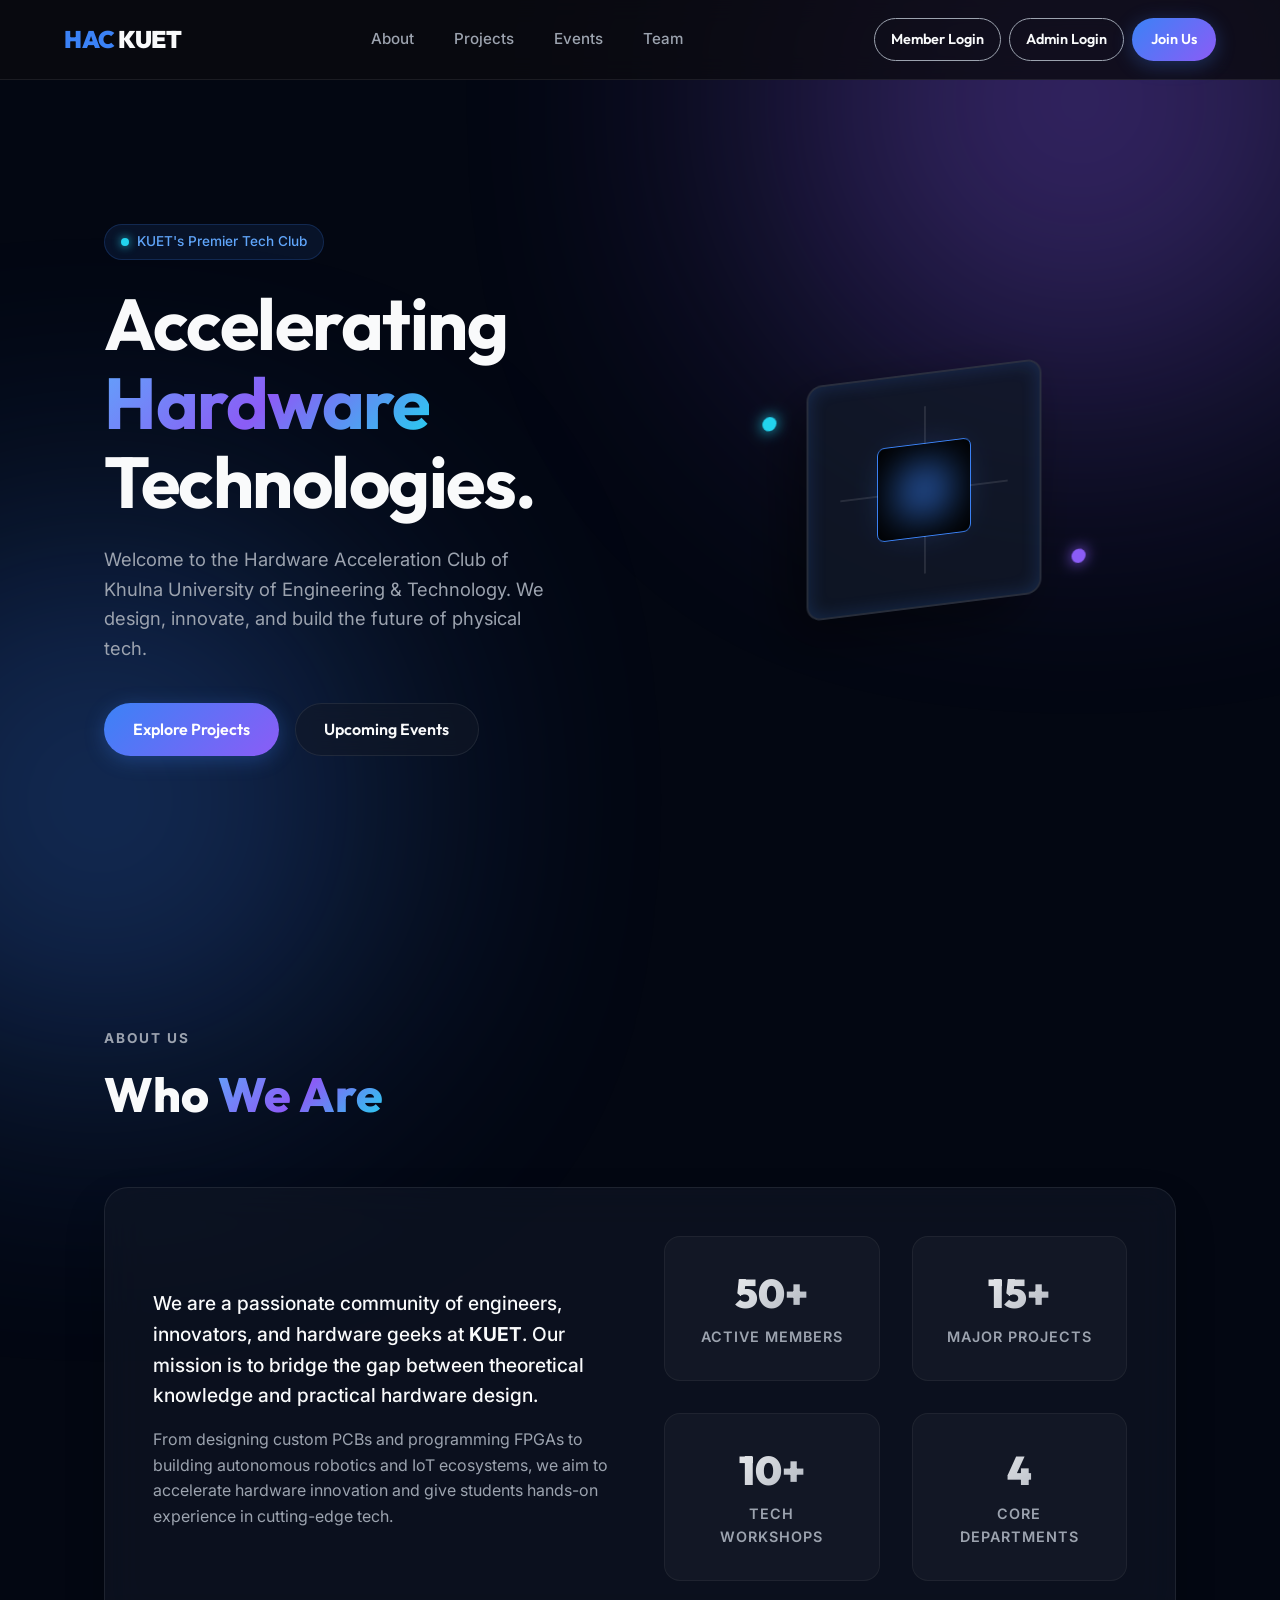
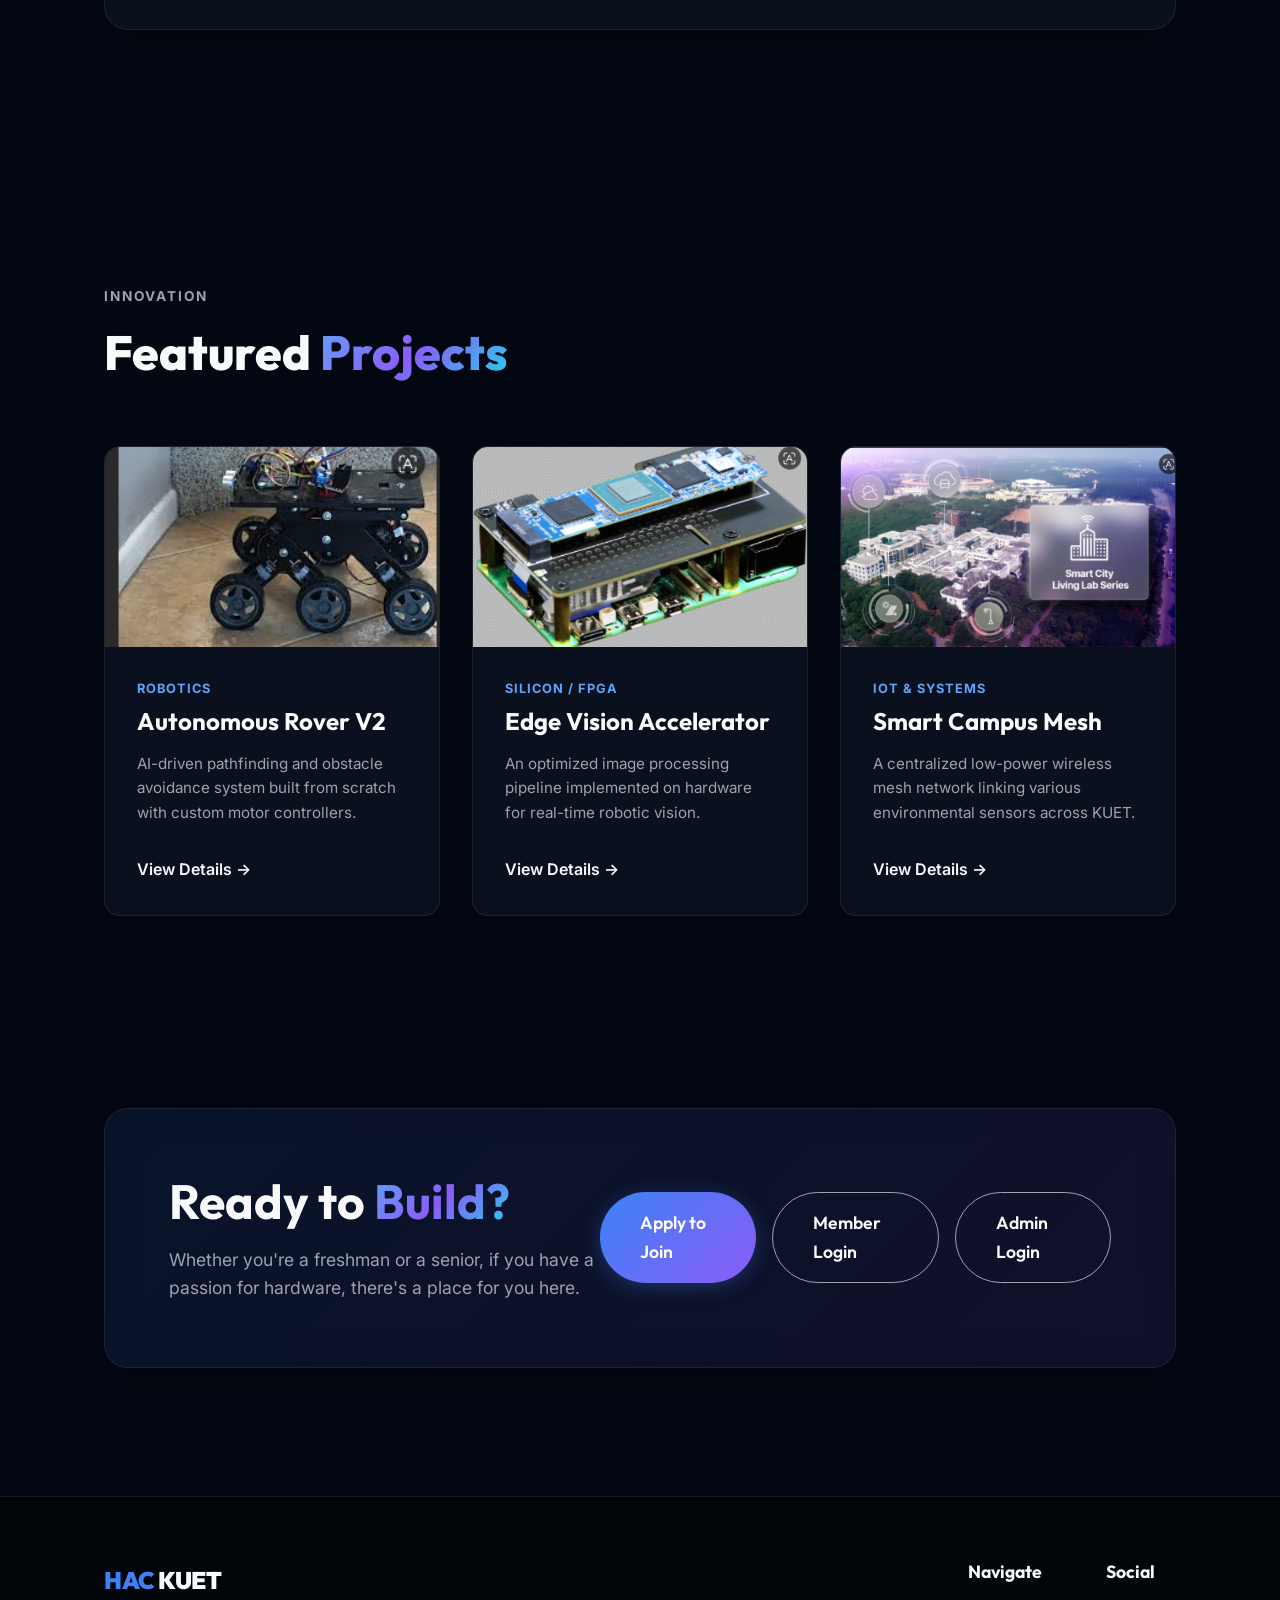
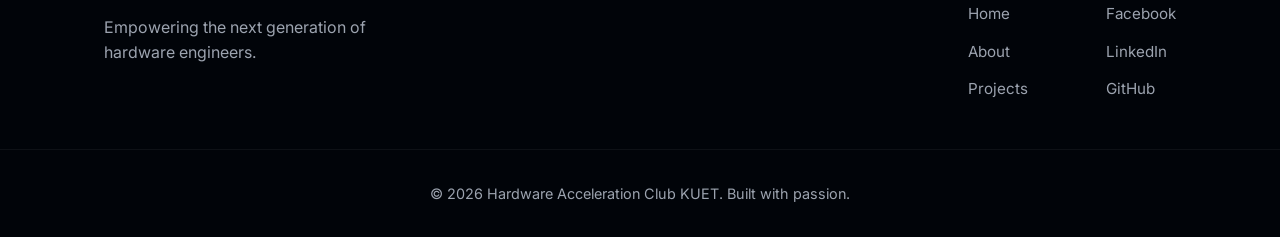
<file: wwwroot/index.html>
<!DOCTYPE html>
<html lang="en">
<head>
    <meta charset="UTF-8">
    <meta name="viewport" content="width=device-width, initial-scale=1.0">
    <title>Hardware Acceleration Club | KUET</title>
    <!-- Modern Typography: Inter & Outfit -->
    <link rel="preconnect" href="https://fonts.googleapis.com">
    <link rel="preconnect" href="https://fonts.gstatic.com" crossorigin>
    <link href="https://fonts.googleapis.com/css2?family=Inter:wght@300;400;500;600&family=Outfit:wght@400;700;900&display=swap" rel="stylesheet">
    <link rel="stylesheet" href="style.css?v=2">
</head>
<body>
    <!-- Animated background layers -->
    <div class="bg-blur bg-blur-1"></div>
    <div class="bg-blur bg-blur-2"></div>
    
    <!-- Navigation -->
    <header class="navbar">
        <a href="#" class="logo">
           <span class="logo-accent">HAC</span> KUET
        </a>
        <nav class="nav-links">
            <a href="#about" class="nav-item">About</a>
            <a href="#projects" class="nav-item">Projects</a>
            <a href="events.html" class="nav-item">Events</a>
            <a href="team.html" class="nav-item">Team</a>
        </nav>
        <div class="nav-action" style="display: flex; gap: 0.5rem;">
            <a href="login.html" class="btn btn-outline btn-sm" style="padding: 0.5rem 1rem;">Member Login</a>
            <a href="login.html?role=admin" class="btn btn-outline btn-sm" style="padding: 0.5rem 1rem;">Admin Login</a>
            <a href="join.html" class="btn btn-primary btn-sm">Join Us</a>
        </div>
    </header>

    
    <main class="main-content">
        <!-- Hero Section -->
        <section id="hero" class="hero-section">
            <div class="hero-content">
                <div class="badge">
                    <span class="badge-dot"></span> KUET's Premier Tech Club
                </div>
                <h1 class="hero-title">
                    Accelerating <br/>
                    <span class="text-gradient">Hardware</span> <br/>
                    Technologies.
                </h1>
                <p class="hero-subtitle">
                    Welcome to the Hardware Acceleration Club of Khulna University of Engineering & Technology. We design, innovate, and build the future of physical tech.
                </p>
                <div class="hero-cta">
                    <a href="#projects" class="btn btn-primary">Explore Projects</a>
                    <a href="events.html" class="btn btn-secondary">Upcoming Events</a>
                </div>
            </div>
            
            <div class="hero-visual">
                <!-- Abstract floating hardware chip representation -->
                <div class="abstract-chip">
                    <div class="chip-core">
                        <div class="circuit-path path-1"></div>
                        <div class="circuit-path path-2"></div>
                        <div class="circuit-path path-3"></div>
                        <div class="circuit-path path-4"></div>
                        <div class="chip-glow"></div>
                    </div>
                    <!-- Orbiting elements -->
                    <div class="orbit-element orbit-1"></div>
                    <div class="orbit-element orbit-2"></div>
                </div>
            </div>
        </section>

        <!-- About Section -->
        <section id="about" class="section">
            <div class="section-badge">ABOUT US</div>
            <h2 class="section-title">Who <span class="text-gradient">We Are</span></h2>
            
            <div class="glass-container about-grid">
                <div class="about-text">
                    <p class="body-large">
                        We are a passionate community of engineers, innovators, and hardware geeks at <strong>KUET</strong>. Our mission is to bridge the gap between theoretical knowledge and practical hardware design.
                    </p>
                    <p class="body-regular mt-4">
                        From designing custom PCBs and programming FPGAs to building autonomous robotics and IoT ecosystems, we aim to accelerate hardware innovation and give students hands-on experience in cutting-edge tech.
                    </p>
                </div>
                
                <div class="stats-grid">
                    <div class="stat-box">
                        <h3 class="stat-number">50+</h3>
                        <p class="stat-label">Active Members</p>
                    </div>
                    <div class="stat-box">
                        <h3 class="stat-number">15+</h3>
                        <p class="stat-label">Major Projects</p>
                    </div>
                    <div class="stat-box">
                        <h3 class="stat-number">10+</h3>
                        <p class="stat-label">Tech Workshops</p>
                    </div>
                    <div class="stat-box">
                        <h3 class="stat-number">4</h3>
                        <p class="stat-label">Core Departments</p>
                    </div>
                </div>
            </div>
        </section>

        
        <!-- Projects Section -->
        <section id="projects" class="section">
           <div class="section-badge">INNOVATION</div>
           <h2 class="section-title">Featured <span class="text-gradient">Projects</span></h2>
           
           <div class="cards-grid">
               <div class="glass-card">
                  <img src="images/rover.png" alt="Autonomous Rover V2" class="card-img" />
                  <div class="card-content">
                      <div class="card-tag">Robotics</div>
                      <h3 class="card-title">Autonomous Rover V2</h3>
                      <p class="card-desc">AI-driven pathfinding and obstacle avoidance system built from scratch with custom motor controllers.</p>
                      <a href="#" class="card-link">View Details &rarr;</a>
                  </div>
               </div>
               
               <div class="glass-card">
                  <img src="images/accelerator.png" alt="Edge Vision Accelerator" class="card-img" />
                  <div class="card-content">
                      <div class="card-tag">Silicon / FPGA</div>
                      <h3 class="card-title">Edge Vision Accelerator</h3>
                      <p class="card-desc">An optimized image processing pipeline implemented on hardware for real-time robotic vision.</p>
                      <a href="#" class="card-link">View Details &rarr;</a>
                  </div>
               </div>
               
               <div class="glass-card">
                  <img src="images/mesh.png" alt="Smart Campus Mesh" class="card-img" />
                  <div class="card-content">
                      <div class="card-tag">IoT & Systems</div>
                      <h3 class="card-title">Smart Campus Mesh</h3>
                      <p class="card-desc">A centralized low-power wireless mesh network linking various environmental sensors across KUET.</p>
                      <a href="#" class="card-link">View Details &rarr;</a>
                  </div>
               </div>
           </div>
        </section>

         <!-- Call to Action / Contact -->
        <section id="contact" class="section cta-section">
            <div class="glass-container cta-container">
                <div class="cta-content">
                    <h2>Ready to <span class="text-gradient">Build?</span></h2>
                    <p>Whether you're a freshman or a senior, if you have a passion for hardware, there's a place for you here.</p>
                </div>
                <div class="cta-action">
                    <a href="join.html" class="btn btn-primary btn-lg">Apply to Join</a>
                    <a href="login.html" class="btn btn-outline btn-lg">Member Login</a>
                    <a href="login.html?role=admin" class="btn btn-outline btn-lg">Admin Login</a>
                </div>
            </div>
        </section>

    </main>

        <!-- Footer -->
    <footer class="site-footer">
        <div class="footer-top">
            <div class="footer-brand">
                <a href="#" class="logo">
                   <span class="logo-accent">HAC</span> KUET
                </a>
                <p>Empowering the next generation of hardware engineers.</p>
            </div>
            <div class="footer-links">
                <div class="link-column">
                    <h4>Navigate</h4>
                    <a href="#hero">Home</a>
                    <a href="#about">About</a>
                    <a href="#projects">Projects</a>
                </div>
                <div class="link-column">
                    <h4>Social</h4>
                    <a href="#">Facebook</a>
                    <a href="#">LinkedIn</a>
                    <a href="#">GitHub</a>
                </div>
            </div>
        </div>
        <div class="footer-bottom">
            <p>&copy; 2026 Hardware Acceleration Club KUET. Built with passion.</p>
        </div>
    </footer>
    <script src="index.js"></script>
</body>
</html>
</file>
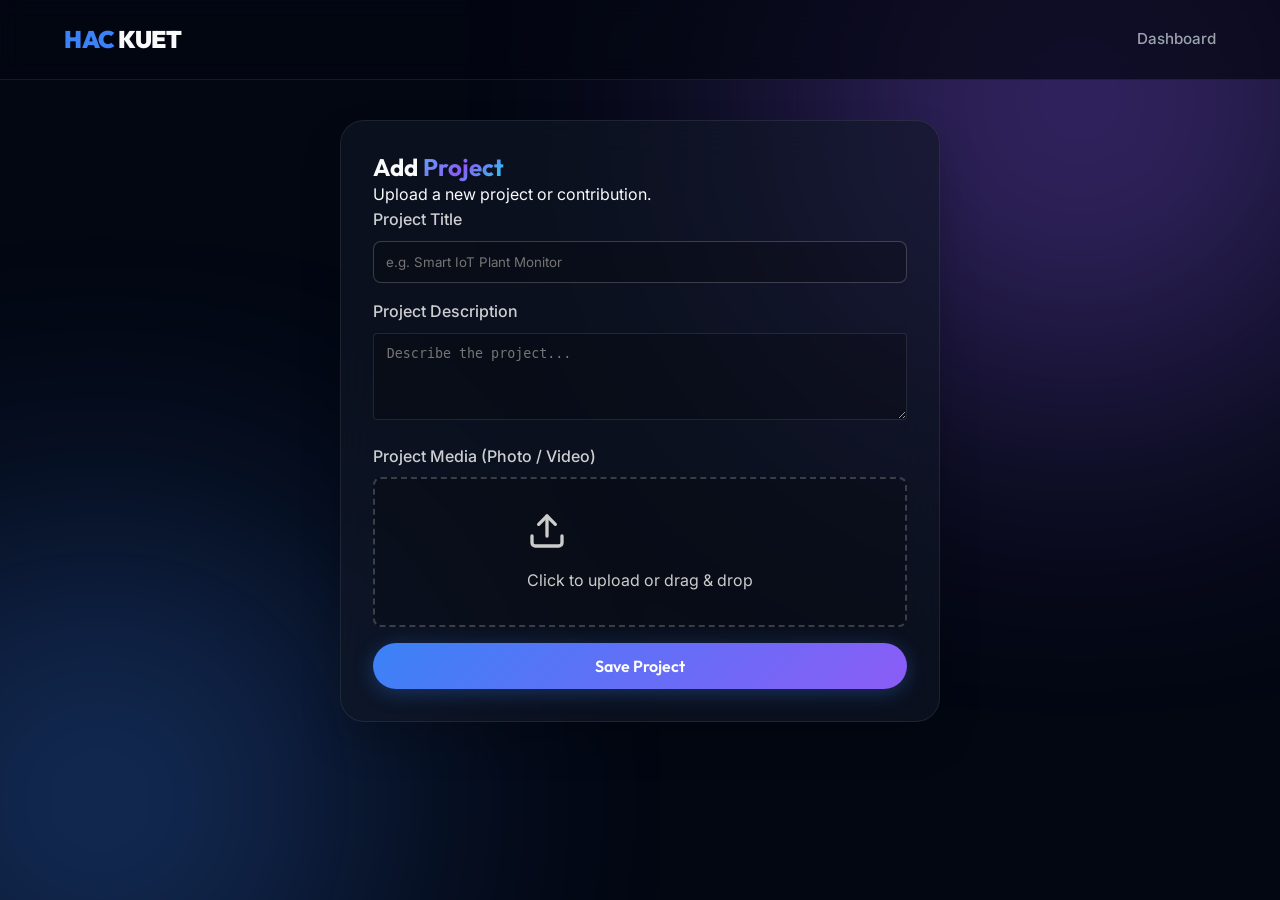
<file: wwwroot/add-project.html>
<!DOCTYPE html>
<html lang="en">
<head>
    <meta charset="UTF-8">
    <meta name="viewport" content="width=device-width, initial-scale=1.0">
    <title>Add Project | HAC KUET</title>
    <link href="https://fonts.googleapis.com/css2?family=Inter:wght@300;400;500;600&family=Outfit:wght@400;700;900&display=swap" rel="stylesheet">
    <link rel="stylesheet" href="style.css">
    <link rel="stylesheet" href="join.css"> <!-- Reuse form styles -->
    <style>
        .file-upload-wrapper {
            position: relative;
            width: 100%;
            height: 150px;
            border: 2px dashed rgba(255, 255, 255, 0.2);
            border-radius: 8px;
            display: flex;
            align-items: center;
            justify-content: center;
            flex-direction: column;
            cursor: pointer;
            transition: border-color 0.3s;
            overflow: hidden;
            background: rgba(0,0,0,0.2);
        }
        .file-upload-wrapper:hover {
            border-color: #00f0ff;
        }
        .file-upload-input {
            position: absolute;
            top: 0;
            left: 0;
            width: 100%;
            height: 100%;
            opacity: 0;
            cursor: pointer;
        }
        .file-upload-text {
            color: #ccc;
            font-size: 1rem;
            margin-top: 10px;
            text-align: center;
        }
        #mediaPreviewContainer {
            width: 100%;
            height: 100%;
            display: none;
            align-items: center;
            justify-content: center;
        }
        #mediaPreviewContainer img, #mediaPreviewContainer video {
            max-width: 100%;
            max-height: 100%;
            object-fit: contain;
        }
    </style>
</head>
<body>
    <div class="bg-blur bg-blur-1"></div>
    <div class="bg-blur bg-blur-2"></div>
    
    <header class="navbar">
        <a href="index.html" class="logo"><span class="logo-accent">HAC</span> KUET</a>
        <nav class="nav-links">
            <a href="dashboard.html" class="nav-item">Dashboard</a>
        </nav>
    </header>

    <main class="main-content center-form" style="padding-top: 120px; padding-bottom: 60px; align-items: flex-start;">
        <div class="glass-container form-container" style="max-width: 600px; width: 100%;">
            <h2>Add <span class="text-gradient">Project</span></h2>
            <p>Upload a new project or contribution.</p>
            
            <form id="addProjectForm" autocomplete="off">
                <div class="form-group">
                    <label>Project Title</label>
                    <input type="text" id="projectTitle" required placeholder="e.g. Smart IoT Plant Monitor">
                </div>
                <div class="form-group">
                    <label>Project Description</label>
                    <textarea id="projectDescription" rows="4" placeholder="Describe the project..." required style="width: 100%; padding: 0.8rem; border-radius: 4px; border: 1px solid rgba(255,255,255,0.1); background: rgba(0,0,0,0.2); color: #fff;"></textarea>
                </div>
                <div class="form-group">
                    <label>Project Media (Photo / Video)</label>
                    <div class="file-upload-wrapper" id="fileUploadWrapper">
                        <div id="uploadPrompt">
                            <svg width="40" height="40" viewBox="0 0 24 24" fill="none" stroke="#ccc" stroke-width="2" stroke-linecap="round" stroke-linejoin="round">
                                <path d="M21 15v4a2 2 0 0 1-2 2H5a2 2 0 0 1-2-2v-4"></path>
                                <polyline points="17 8 12 3 7 8"></polyline>
                                <line x1="12" y1="3" x2="12" y2="15"></line>
                            </svg>
                            <div class="file-upload-text" id="fileNameDisplay">Click to upload or drag & drop</div>
                        </div>
                        <div id="mediaPreviewContainer"></div>
                        <input type="file" id="projectMedia" accept="image/*, video/mp4, video/webm" class="file-upload-input">
                    </div>
                </div>
                
                <div id="message" class="message"></div>
                
                <button type="submit" class="btn btn-primary w-100" id="submitBtn">Save Project</button>
            </form>
        </div>
    </main>

    <script src="add-project.js"></script>
</body>
</html>
</file>
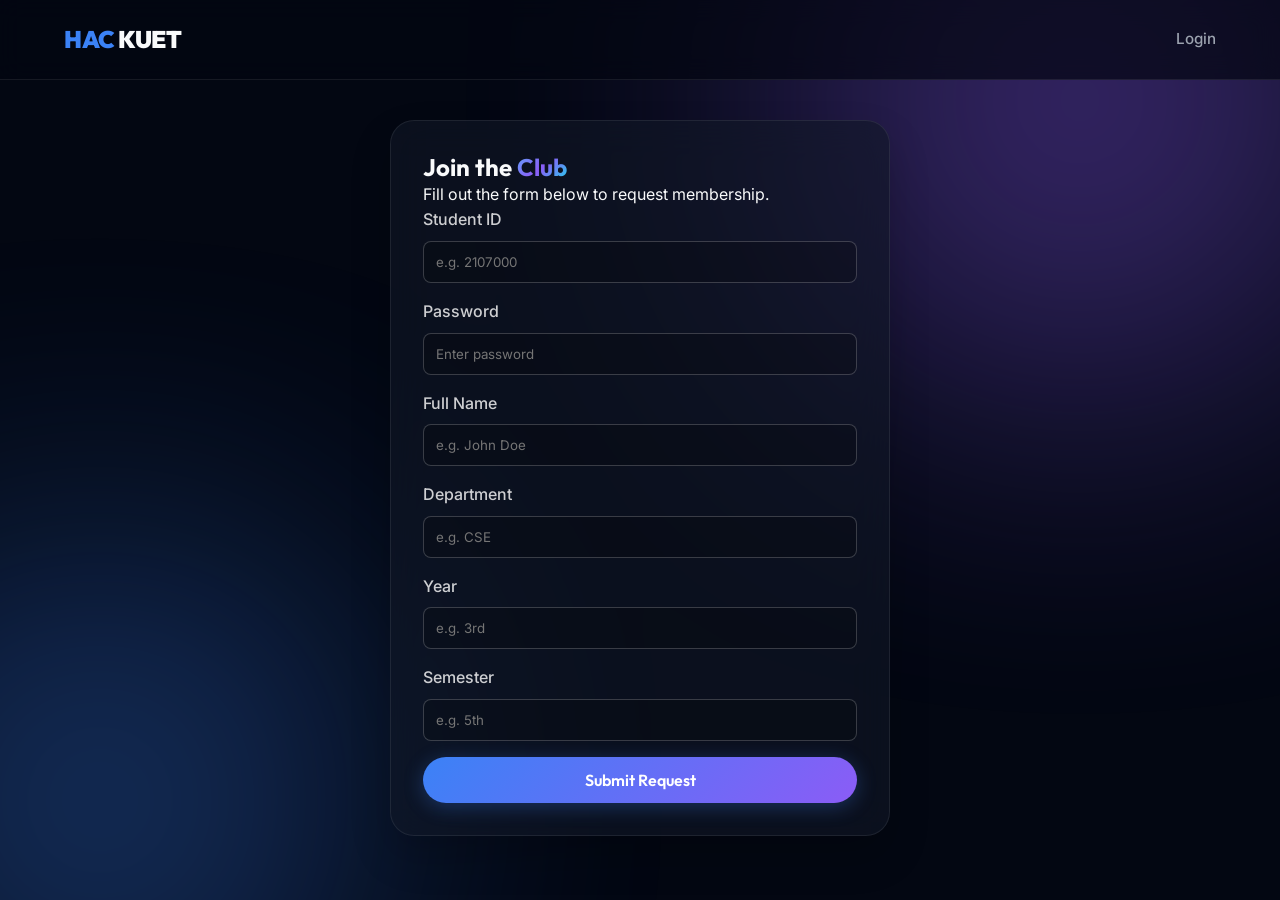
<file: wwwroot/join.html>
<!DOCTYPE html>
<html lang="en">
<head>
    <meta charset="UTF-8">
    <meta name="viewport" content="width=device-width, initial-scale=1.0">
    <title>Join | HAC KUET</title>
    <link href="https://fonts.googleapis.com/css2?family=Inter:wght@300;400;500;600&family=Outfit:wght@400;700;900&display=swap" rel="stylesheet">
    <link rel="stylesheet" href="style.css">
    <link rel="stylesheet" href="join.css">
</head>
<body>
    <div class="bg-blur bg-blur-1"></div>
    <div class="bg-blur bg-blur-2"></div>
    
    <header class="navbar">
        <a href="index.html" class="logo"><span class="logo-accent">HAC</span> KUET</a>
        <nav class="nav-links">
            <a href="login.html" class="nav-item">Login</a>
        </nav>
    </header>

    <main class="main-content center-form" style="padding-top: 120px; padding-bottom: 60px; align-items: flex-start;">
        <div class="glass-container form-container">
            <h2>Join the <span class="text-gradient">Club</span></h2>
            <p>Fill out the form below to request membership.</p>
            
            <form id="joinForm" autocomplete="off">
                <div class="form-group">
                    <label>Student ID</label>
                    <input type="text" id="studentId" required placeholder="e.g. 2107000">
                </div>
                <div class="form-group">
                    <label>Password</label>
                    <input type="password" id="password" required placeholder="Enter password">
                </div>
                <div class="form-group">
                    <label>Full Name</label>
                    <input type="text" id="fullName" required placeholder="e.g. John Doe">
                </div>
                <div class="form-group">
                    <label>Department</label>
                    <input type="text" id="department" required placeholder="e.g. CSE">
                </div>
                <div class="form-group">
                    <label>Year</label>
                    <input type="text" id="year" required placeholder="e.g. 3rd">
                </div>
                <div class="form-group">
                    <label>Semester</label>
                    <input type="text" id="semester" required placeholder="e.g. 5th">
                </div>
                
                <div id="message" class="message"></div>
                
                <button type="submit" class="btn btn-primary w-100">Submit Request</button>
            </form>
        </div>
    </main>

    <script src="join.js"></script>
</body>
</html>
</file>
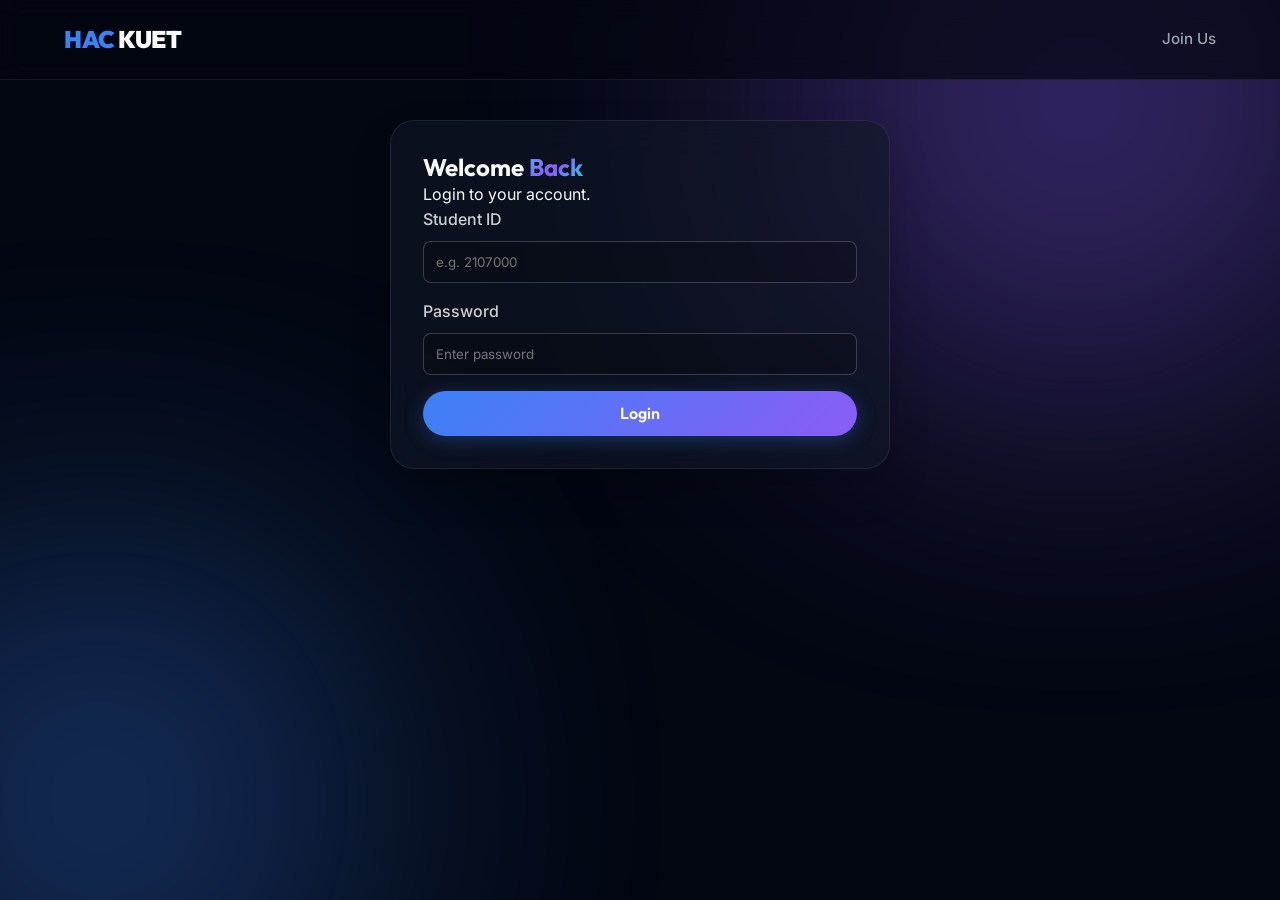
<file: wwwroot/login.html>
<!DOCTYPE html>
<html lang="en">
<head>
    <meta charset="UTF-8">
    <meta name="viewport" content="width=device-width, initial-scale=1.0">
    <title>Login | HAC KUET</title>
    <link href="https://fonts.googleapis.com/css2?family=Inter:wght@300;400;500;600&family=Outfit:wght@400;700;900&display=swap" rel="stylesheet">
    <link rel="stylesheet" href="style.css">
    <link rel="stylesheet" href="join.css"> <!-- Reuse form styles -->
</head>
<body>
    <div class="bg-blur bg-blur-1"></div>
    <div class="bg-blur bg-blur-2"></div>
    
    <header class="navbar">
        <a href="index.html" class="logo"><span class="logo-accent">HAC</span> KUET</a>
        <nav class="nav-links">
            <a href="join.html" class="nav-item">Join Us</a>
        </nav>
    </header>

    <main class="main-content center-form" style="padding-top: 120px; padding-bottom: 60px; align-items: flex-start;">
        <div class="glass-container form-container">
            <h2>Welcome <span class="text-gradient">Back</span></h2>
            <p>Login to your account.</p>
            
            <form id="loginForm" autocomplete="off">
                <div class="form-group">
                    <label>Student ID</label>
                    <input type="text" id="studentId" required placeholder="e.g. 2107000">
                </div>
                <div class="form-group">
                    <label>Password</label>
                    <input type="password" id="password" required placeholder="Enter password">
                </div>
                
                <div id="message" class="message"></div>
                
                <button type="submit" class="btn btn-primary w-100">Login</button>
            </form>
        </div>
    </main>

    <script src="login.js"></script>
</body>
</html>
</file>
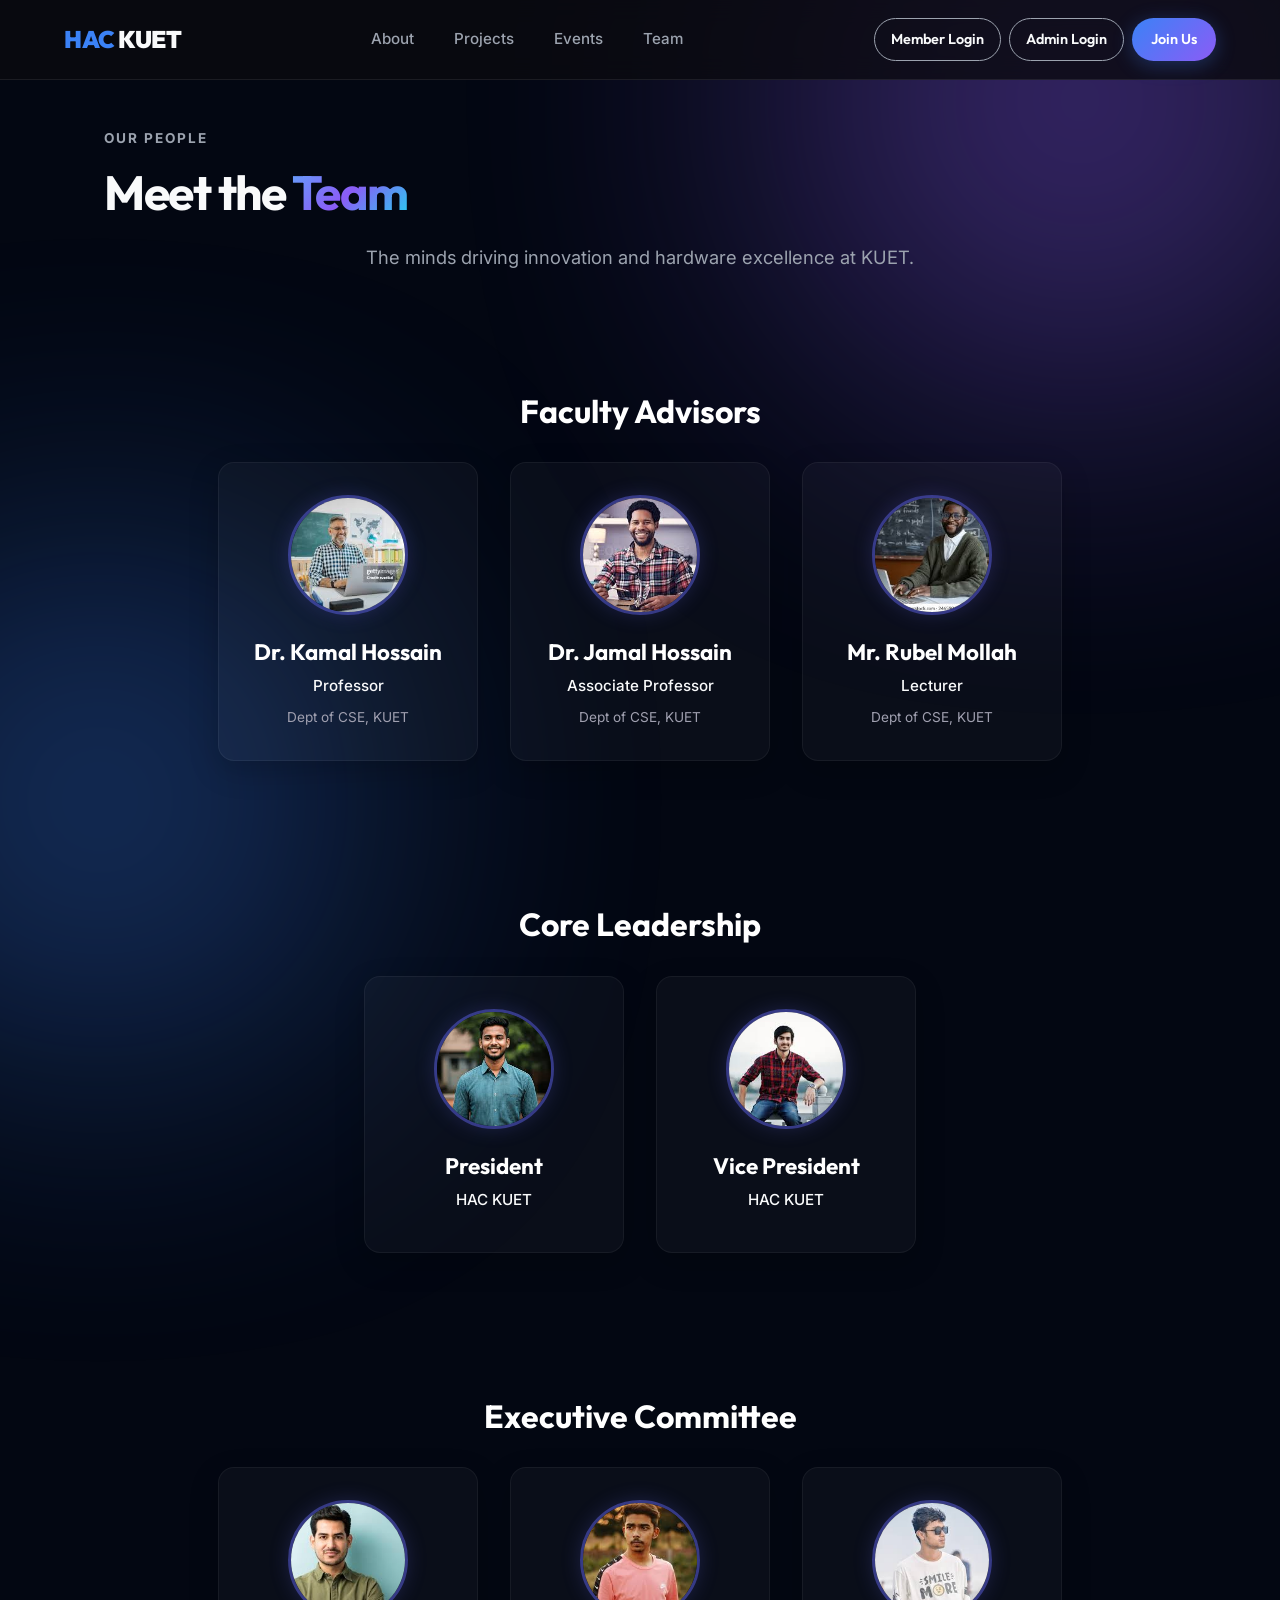
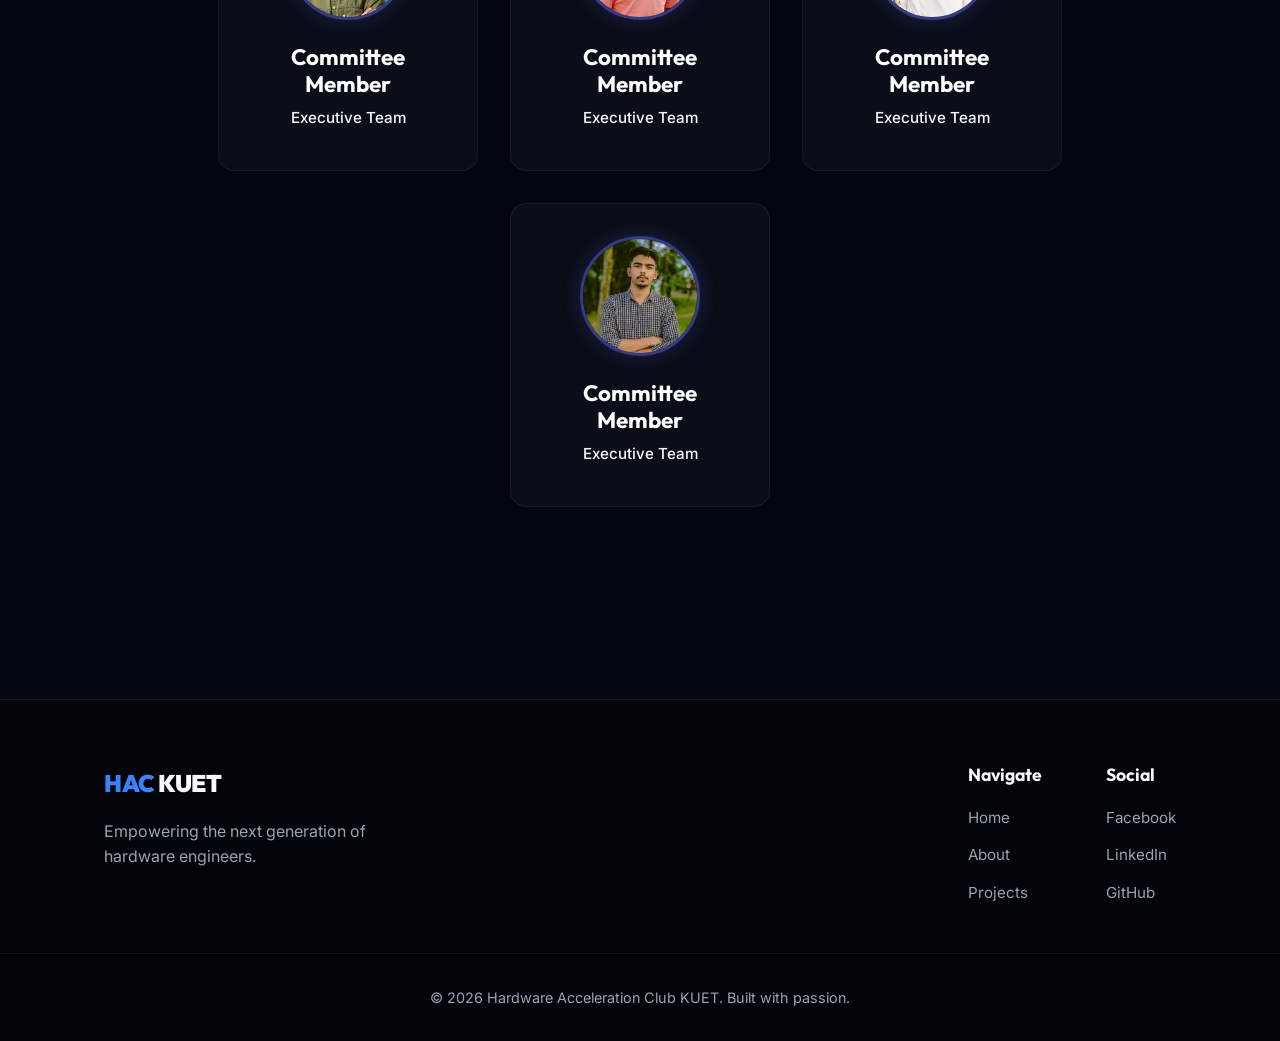
<file: wwwroot/team.html>
<!DOCTYPE html>
<html lang="en">
<head>
    <meta charset="UTF-8">
    <meta name="viewport" content="width=device-width, initial-scale=1.0">
    <title>Our Team | HAC KUET</title>
    <link href="https://fonts.googleapis.com/css2?family=Inter:wght@300;400;500;600&family=Outfit:wght@400;700;900&display=swap" rel="stylesheet">
    <link rel="stylesheet" href="style.css?v=2">
</head>
<body>
    <!-- Animated background layers -->
    <div class="bg-blur bg-blur-1"></div>
    <div class="bg-blur bg-blur-2"></div>
    
    <!-- Navigation -->
    <header class="navbar">
        <a href="index.html" class="logo">
           <span class="logo-accent">HAC</span> KUET
        </a>
        <nav class="nav-links">
            <a href="index.html#about" class="nav-item">About</a>
            <a href="index.html#projects" class="nav-item">Projects</a>
            <a href="events.html" class="nav-item">Events</a>
            <a href="team.html" class="nav-item">Team</a>
        </nav>
        <div class="nav-action" style="display: flex; gap: 0.5rem;">
            <a href="login.html" class="btn btn-outline btn-sm" style="padding: 0.5rem 1rem;">Member Login</a>
            <a href="login.html?role=admin" class="btn btn-outline btn-sm" style="padding: 0.5rem 1rem;">Admin Login</a>
            <a href="join.html" class="btn btn-primary btn-sm">Join Us</a>
        </div>
    </header>

    <main class="main-content">
        <section class="section pt-10" style="min-height: 70vh;">
            <div class="section-badge">OUR PEOPLE</div>
            <h1 class="hero-title" style="font-size: 3rem;">Meet the <span class="text-gradient">Team</span></h1>
            <p class="hero-subtitle mb-8" style="max-width: 600px; margin-left: auto; margin-right: auto; text-align: center;">
                The minds driving innovation and hardware excellence at KUET.
            </p>

            <!-- Instructors -->
            <div class="team-section">
                <h2 class="team-section-title">Faculty Advisors</h2>
                <div class="team-grid">
                    <div class="team-card">
                        <img src="images/team/Instructor1.jpg" alt="Dr. Kamal Hossain" class="team-avatar">
                        <h3 class="team-name">Dr. Kamal Hossain</h3>
                        <p class="team-role">Professor</p>
                        <p class="team-dept">Dept of CSE, KUET</p>
                    </div>
                    <div class="team-card">
                        <img src="images/team/instructor2.jpg" alt="Dr. Jamal Hossain" class="team-avatar">
                        <h3 class="team-name">Dr. Jamal Hossain</h3>
                        <p class="team-role">Associate Professor</p>
                        <p class="team-dept">Dept of CSE, KUET</p>
                    </div>
                    <div class="team-card">
                        <img src="images/team/instructor3.jpg" alt="Mr. Rubel Mollah" class="team-avatar">
                        <h3 class="team-name">Mr. Rubel Mollah</h3>
                        <p class="team-role">Lecturer</p>
                        <p class="team-dept">Dept of CSE, KUET</p>
                    </div>
                </div>
            </div>

            <!-- Leadership -->
            <div class="team-section">
                <h2 class="team-section-title">Core Leadership</h2>
                <div class="team-grid">
                    <div class="team-card">
                        <img src="images/team/President.jpg" alt="President" class="team-avatar">
                        <h3 class="team-name">President</h3>
                        <p class="team-role">HAC KUET</p>
                    </div>
                    <div class="team-card">
                        <img src="images/team/VicePresident.jpg" alt="Vice President" class="team-avatar">
                        <h3 class="team-name">Vice President</h3>
                        <p class="team-role">HAC KUET</p>
                    </div>
                </div>
            </div>

            <!-- Executive Committee -->
            <div class="team-section">
                <h2 class="team-section-title">Executive Committee</h2>
                <div class="team-grid">
                    <div class="team-card">
                        <img src="images/team/committeememeber1.jpg" alt="Executive Member" class="team-avatar">
                        <h3 class="team-name">Committee Member</h3>
                        <p class="team-role">Executive Team</p>
                    </div>
                    <div class="team-card">
                        <img src="images/team/committeemember2.jpg" alt="Executive Member" class="team-avatar">
                        <h3 class="team-name">Committee Member</h3>
                        <p class="team-role">Executive Team</p>
                    </div>
                    <div class="team-card">
                        <img src="images/team/committeememeber3.jpg" alt="Executive Member" class="team-avatar">
                        <h3 class="team-name">Committee Member</h3>
                        <p class="team-role">Executive Team</p>
                    </div>
                    <div class="team-card">
                        <img src="images/team/committeemember4.jpg" alt="Executive Member" class="team-avatar">
                        <h3 class="team-name">Committee Member</h3>
                        <p class="team-role">Executive Team</p>
                    </div>
                </div>
            </div>

        </section>
    </main>

    <!-- Footer -->
    <footer class="site-footer">
        <div class="footer-top">
            <div class="footer-brand">
                <a href="index.html" class="logo">
                   <span class="logo-accent">HAC</span> KUET
                </a>
                <p>Empowering the next generation of hardware engineers.</p>
            </div>
            <div class="footer-links">
                <div class="link-column">
                    <h4>Navigate</h4>
                    <a href="index.html#hero">Home</a>
                    <a href="index.html#about">About</a>
                    <a href="index.html#projects">Projects</a>
                </div>
                <div class="link-column">
                    <h4>Social</h4>
                    <a href="#">Facebook</a>
                    <a href="#">LinkedIn</a>
                    <a href="#">GitHub</a>
                </div>
            </div>
        </div>
        <div class="footer-bottom">
            <p>&copy; 2026 Hardware Acceleration Club KUET. Built with passion.</p>
        </div>
    </footer>
    <script src="index.js"></script>
</body>
</html>
</file>
<file: wwwroot/style.css>
@charset "UTF-8";


:root {
    /* Colors */
    --clr-bg: #030712;         
    --clr-bg-surfaces: #111827;
    --clr-text-main: #f9fafb;
    --clr-text-muted: #9ca3af;
    
    /* Brand Accents */
    --clr-primary-light: #60a5fa;
    --clr-primary: #3b82f6;    
    --clr-primary-dark: #1d4ed8;
    
    --clr-accent: #8b5cf6;     
    --clr-cyan: #22d3ee;       
    
   
    --max-width: 1200px;
    --nav-height: 80px;
    --border-radius-sm: 8px;
    --border-radius-md: 16px;
    --border-radius-lg: 24px;
    
    /* Glass / Borders */
    --glass-bg: rgba(17, 24, 39, 0.6);
    --glass-border: rgba(255, 255, 255, 0.08);
    
    /* Transitions */
    --transition-fast: 0.2s ease;
    --transition-smooth: 0.4s cubic-bezier(0.16, 1, 0.3, 1);
}


*, *::before, *::after {
    box-sizing: border-box;
    margin: 0;
    padding: 0;
}

html {
    scroll-behavior: smooth;
    font-size: 16px;
}


body {
    background-color: var(--clr-bg);
    color: var(--clr-text-main);
    font-family: 'Inter', sans-serif;
    line-height: 1.6;
    overflow-x: hidden;
    position: relative;
    -webkit-font-smoothing: antialiased;
}

h1, h2, h3, h4, .outfit-font {
    font-family: 'Outfit', sans-serif;
    color: var(--clr-text-main);
    line-height: 1.2;
}

a {
    text-decoration: none;
    color: inherit;
    transition: var(--transition-fast);
}

img {
    max-width: 100%;
    display: block;
}


.text-gradient {
    background: linear-gradient(135deg, var(--clr-primary-light), var(--clr-accent), var(--clr-cyan));
    -webkit-background-clip: text;
    -webkit-text-fill-color: transparent;
    background-clip: text;
}

/* Background Animated Blobs */
.bg-blur {
    position: fixed;
    border-radius: 50%;
    filter: blur(140px);
    z-index: -1;
    opacity: 0.4;
    animation: floatBlob 20s infinite alternate ease-in-out;
}

.bg-blur-1 {
    width: 600px;
    height: 600px;
    background: var(--clr-accent);
    top: -200px;
    right: -100px;
}

.bg-blur-2 {
    width: 500px;
    height: 500px;
    background: var(--clr-primary);
    bottom: -150px;
    left: -150px;
    animation-delay: -5s;
}

@keyframes floatBlob {
    0% { transform: translate(0, 0) scale(1); }
    50% { transform: translate(-50px, 50px) scale(1.1); }
    100% { transform: translate(50px, -50px) scale(0.9); }
}

.btn {
    display: inline-flex;
    align-items: center;
    justify-content: center;
    padding: 0.8rem 1.8rem;
    font-weight: 600;
    border-radius: 50px; /* Pill shape */
    cursor: pointer;
    font-family: 'Outfit', sans-serif;
    transition: var(--transition-smooth);
    border: none;
    outline: none;
    font-size: 1rem;
}

.btn-sm {
    padding: 0.6rem 1.2rem;
    font-size: 0.9rem;
}

.btn-lg {
    padding: 1rem 2.5rem;
    font-size: 1.1rem;
}

.btn-primary {
    background: linear-gradient(135deg, var(--clr-primary), var(--clr-accent));
    color: #fff;
    box-shadow: 0 4px 20px rgba(59, 130, 246, 0.3);
}

.btn-primary:hover {
    transform: translateY(-2px);
    box-shadow: 0 8px 25px rgba(59, 130, 246, 0.5);
    filter: brightness(1.1);
}

.btn-secondary {
    background: var(--glass-bg);
    border: 1px solid var(--glass-border);
    backdrop-filter: blur(10px);
    color: var(--clr-text-main);
}

.btn-secondary:hover {
    background: rgba(255, 255, 255, 0.1);
    transform: translateY(-2px);
}

/* =========================================
   TEAM SECTION STYLES
   ========================================= */
.team-section {
    padding: 2rem 0 4rem 0;
}

.team-section-title {
    text-align: center;
    font-family: 'Outfit', sans-serif;
    font-size: 2rem;
    font-weight: 700;
    margin-bottom: 2rem;
    color: #fff;
    margin-top: 3rem;
}

.team-grid {
    display: flex;
    flex-wrap: wrap;
    justify-content: center;
    gap: 2rem;
    max-width: 1200px;
    margin: 0 auto;
}

.team-card {
    background: rgba(255, 255, 255, 0.03);
    border: 1px solid rgba(255, 255, 255, 0.05);
    border-radius: 16px;
    padding: 2rem;
    text-align: center;
    transition: all 0.3s ease;
    display: flex;
    flex-direction: column;
    align-items: center;
    box-shadow: 0 10px 30px rgba(0,0,0,0.2);
    width: 260px; /* Fixed width to ensure cards stay consistent and side-by-side */
    flex-shrink: 0;
}

.team-card:hover {
    transform: translateY(-5px);
    background: rgba(255, 255, 255, 0.05);
    border-color: rgba(99, 102, 241, 0.3);
    box-shadow: 0 15px 35px rgba(99, 102, 241, 0.15);
}

.team-avatar {
    width: 120px;
    height: 120px;
    border-radius: 50%;
    object-fit: cover;
    margin-bottom: 1.5rem;
    border: 3px solid rgba(99, 102, 241, 0.5);
    box-shadow: 0 0 20px rgba(99, 102, 241, 0.2);
    transition: all 0.3s ease;
}

.team-card:hover .team-avatar {
    border-color: var(--primary);
    box-shadow: 0 0 30px rgba(99, 102, 241, 0.4);
    transform: scale(1.05);
}

.team-name {
    font-family: 'Outfit', sans-serif;
    font-size: 1.4rem;
    font-weight: 700;
    color: #fff;
    margin: 0 0 0.5rem 0;
}

.team-role {
    font-size: 0.95rem;
    color: var(--primary-light);
    font-weight: 500;
    margin: 0 0 0.5rem 0;
}

.team-dept {
    font-size: 0.85rem;
    color: #a0a0b0;
    margin: 0;
}

.btn-outline {
    background: transparent;
    border: 1px solid var(--clr-text-muted);
    color: var(--clr-text-main);
}
.btn-outline:hover {
    border-color: var(--clr-primary);
    color: var(--clr-primary);
}

/* Badges */
.badge {
    display: inline-flex;
    align-items: center;
    gap: 8px;
    padding: 6px 16px;
    background: rgba(59, 130, 246, 0.1);
    border: 1px solid rgba(59, 130, 246, 0.2);
    border-radius: 50px;
    font-size: 0.85rem;
    font-weight: 500;
    color: var(--clr-primary-light);
    margin-bottom: 1.5rem;
}
.badge-dot {
    width: 8px;
    height: 8px;
    border-radius: 50%;
    background: var(--clr-cyan);
    box-shadow: 0 0 10px var(--clr-cyan);
}

/* Glass Containers (Cards & Panels) */
.glass-container {
    background: var(--glass-bg);
    border: 1px solid var(--glass-border);
    backdrop-filter: blur(20px);
    -webkit-backdrop-filter: blur(20px);
    border-radius: var(--border-radius-lg);
    box-shadow: 0 20px 40px rgba(0, 0, 0, 0.2);
}

/* ==========================================================================
   Navigation
   ========================================================================== */
.navbar {
    position: fixed;
    top: 0;
    left: 0;
    width: 100%;
    height: var(--nav-height);
    display: flex;
    align-items: center;
    justify-content: space-between;
    padding: 0 5%;
    background: rgba(3, 7, 18, 0.7);
    backdrop-filter: blur(12px);
    -webkit-backdrop-filter: blur(12px);
    border-bottom: 1px solid var(--glass-border);
    z-index: 100;
}

.logo {
    font-family: 'Outfit', sans-serif;
    font-size: 1.5rem;
    font-weight: 900;
    letter-spacing: -0.5px;
}
.logo-accent {
    color: var(--clr-primary);
}

.nav-links {
    display: flex;
    gap: 2.5rem;
}

.nav-item {
    font-size: 0.95rem;
    font-weight: 500;
    color: var(--clr-text-muted);
}
.nav-item:hover {
    color: var(--clr-text-main);
}

/* Hamburger (Hidden on desktop) */
.hamburger {
    display: none;
}

/* ==========================================================================
   Main Content Structure
   ========================================================================== */
.main-content {
    width: 100%;
    max-width: var(--max-width);
    margin: 0 auto;
    padding: 0 5%;
}

.section {
    padding: 8rem 0;
    position: relative;
}

.section-badge {
    font-size: 0.85rem;
    font-weight: 700;
    letter-spacing: 2px;
    color: var(--clr-text-muted);
    margin-bottom: 1rem;
}

.section-title {
    font-size: 3rem;
    font-weight: 800;
    margin-bottom: 4rem;
}

.hero-section {
    min-height: 100vh;
    display: grid;
    grid-template-columns: 1fr 1fr;
    align-items: center;
    gap: 4rem;
    padding-top: calc(var(--nav-height) + 4rem);
    padding-bottom: 4rem;
}

.hero-title {
    font-size: 4.5rem;
    line-height: 1.1;
    margin-bottom: 1.5rem;
    letter-spacing: -1.5px;
}

.hero-subtitle {
    font-size: 1.15rem;
    color: var(--clr-text-muted);
    max-width: 90%;
    margin-bottom: 2.5rem;
}

.hero-cta {
    display: flex;
    gap: 1rem;
}

/* Hero Abstract Visual */
.hero-visual {
    position: relative;
    width: 100%;
    height: 500px;
    display: flex;
    justify-content: center;
    align-items: center;
}

.abstract-chip {
    position: relative;
    width: 250px;
    height: 250px;
    background: rgba(17, 24, 39, 0.8);
    border: 2px solid rgba(255, 255, 255, 0.1);
    border-radius: var(--border-radius-md);
    transform: rotateX(20deg) rotateY(-20deg);
    transform-style: preserve-3d;
    box-shadow: 
        -20px 20px 60px rgba(0,0,0,0.5),
        inset 0 0 20px rgba(59, 130, 246, 0.2);
    animation: float3D 6s ease-in-out infinite alternate;
}

.chip-core {
    position: absolute;
    top: 50%;
    left: 50%;
    transform: translate(-50%, -50%);
    width: 100px;
    height: 100px;
    background: #000;
    border: 1px solid var(--clr-primary);
    border-radius: 8px;
}

.chip-glow {
    position: absolute;
    top: 50%;
    left: 50%;
    transform: translate(-50%, -50%);
    width: 60px;
    height: 60px;
    background: var(--clr-primary);
    filter: blur(20px);
    opacity: 0.6;
    animation: pulseGlow 3s infinite;
}

/* Pseudo Circuit Paths */
.circuit-path {
    position: absolute;
    background: rgba(255, 255, 255, 0.1);
}
.path-1 { top: -40px; left: 50%; width: 2px; height: 40px; }
.path-2 { bottom: -40px; left: 50%; width: 2px; height: 40px; }
.path-3 { left: -40px; top: 50%; width: 40px; height: 2px; }
.path-4 { right: -40px; top: 50%; width: 40px; height: 2px; }

.orbit-element {
    position: absolute;
    width: 15px;
    height: 15px;
    border-radius: 50%;
    background: var(--clr-cyan);
    box-shadow: 0 0 15px var(--clr-cyan);
}

.orbit-1 {
    top: 10%;
    left: -20%;
    animation: orbit 8s linear infinite;
    transform-origin: 200px 200px;
}
.orbit-2 {
    bottom: 10%;
    right: -20%;
    background: var(--clr-accent);
    box-shadow: 0 0 15px var(--clr-accent);
    animation: orbit 12s linear infinite reverse;
    transform-origin: -150px -150px;
}

@keyframes float3D {
    0% { transform: rotateX(20deg) rotateY(-15deg) translateY(0px); }
    100% { transform: rotateX(25deg) rotateY(-25deg) translateY(-20px); }
}

@keyframes pulseGlow {
    0%, 100% { opacity: 0.4; transform: translate(-50%, -50%) scale(1); }
    50% { opacity: 0.8; transform: translate(-50%, -50%) scale(1.2); }
}

@keyframes orbit {
    from { transform: rotate(0deg) translateX(100px) rotate(0deg); }
    to { transform: rotate(360deg) translateX(100px) rotate(-360deg); }
}

/* ==========================================================================
   About Section
   ========================================================================== */
.about-grid {
    display: grid;
    grid-template-columns: 1fr 1fr;
    gap: 3rem;
    padding: 3rem;
    align-items: center;
}

.about-text .body-large {
    font-size: 1.2rem;
    font-weight: 500;
}
.about-text .body-regular {
    color: var(--clr-text-muted);
}
.mt-4 { margin-top: 1rem; }

.stats-grid {
    display: grid;
    grid-template-columns: 1fr 1fr;
    gap: 2rem;
}

.stat-box {
    background: rgba(255, 255, 255, 0.03);
    padding: 2rem;
    border-radius: var(--border-radius-md);
    border: 1px solid rgba(255,255,255,0.05);
    text-align: center;
    transition: var(--transition-fast);
}
.stat-box:hover {
    background: rgba(255, 255, 255, 0.05);
    transform: translateY(-5px);
    border-color: rgba(59, 130, 246, 0.3);
}

.stat-number {
    font-size: 2.5rem;
    font-weight: 900;
    background: linear-gradient(135deg, #fff, var(--clr-text-muted));
    -webkit-background-clip: text;
    -webkit-text-fill-color: transparent;
    margin-bottom: 0.5rem;
}

.stat-label {
    font-size: 0.9rem;
    color: var(--clr-text-muted);
    font-weight: 600;
    text-transform: uppercase;
    letter-spacing: 1px;
}

/* ==========================================================================
   Projects Section
   ========================================================================== */
.cards-grid {
    display: grid;
    grid-template-columns: repeat(auto-fit, minmax(320px, 1fr));
    gap: 2rem;
}

.glass-card {
    background: var(--glass-bg);
    border: 1px solid var(--glass-border);
    border-radius: var(--border-radius-md);
    overflow: hidden;
    transition: var(--transition-smooth);
    display: flex;
    flex-direction: column;
}

.glass-card:hover {
    transform: translateY(-10px);
    box-shadow: 0 20px 40px rgba(0, 0, 0, 0.4);
    border-color: rgba(255, 255, 255, 0.15);
}

.card-img {
    height: 200px;
    width: 100%;
    object-fit: cover;
}

.bg-cyan-gradient { background: linear-gradient(135deg, #0e7490, #22d3ee); }
.bg-purple-gradient { background: linear-gradient(135deg, #5b21b6, #a78bfa); }
.bg-blue-gradient { background: linear-gradient(135deg, #1e3a8a, #60a5fa); }

.card-content {
    padding: 2rem;
    flex-grow: 1;
    display: flex;
    flex-direction: column;
}

.card-tag {
    font-size: 0.8rem;
    font-weight: 700;
    color: var(--clr-primary-light);
    text-transform: uppercase;
    letter-spacing: 1px;
    margin-bottom: 0.5rem;
}

.card-title {
    font-size: 1.5rem;
    margin-bottom: 1rem;
}

.card-desc {
    color: var(--clr-text-muted);
    font-size: 0.95rem;
    margin-bottom: 2rem;
    flex-grow: 1;
}

.card-link {
    font-weight: 600;
    color: var(--clr-text-main);
    display: flex;
    align-items: center;
    gap: 0.5rem;
}
.card-link:hover {
    color: var(--clr-primary-light);
}

/* ==========================================================================
   Call to Action / Contact
   ========================================================================== */
.cta-section {
    padding: 4rem 0 8rem 0;
}

.cta-container {
    display: flex;
    align-items: center;
    justify-content: space-between;
    padding: 4rem;
    background: linear-gradient(135deg, rgba(59, 130, 246, 0.1), rgba(139, 92, 246, 0.1));
}

.cta-content h2 {
    font-size: 3rem;
    margin-bottom: 1rem;
}

.cta-content p {
    color: var(--clr-text-muted);
    font-size: 1.1rem;
    max-width: 500px;
}

.cta-action {
    display: flex;
    gap: 1rem;
}

/* ==========================================================================
   Footer
   ========================================================================== */
.site-footer {
    border-top: 1px solid var(--glass-border);
    background: #010409;
    padding-top: 4rem;
}

.footer-top {
    max-width: var(--max-width);
    margin: 0 auto;
    padding: 0 5%;
    display: flex;
    justify-content: space-between;
    gap: 4rem;
    margin-bottom: 3rem;
}

.footer-brand p {
    color: var(--clr-text-muted);
    margin-top: 1rem;
    max-width: 300px;
}

.footer-links {
    display: flex;
    gap: 4rem;
}

.link-column {
    display: flex;
    flex-direction: column;
    gap: 0.8rem;
}

.link-column h4 {
    font-size: 1.1rem;
    margin-bottom: 0.5rem;
}

.link-column a {
    color: var(--clr-text-muted);
    font-size: 0.95rem;
}
.link-column a:hover {
    color: var(--clr-text-main);
}

.footer-bottom {
    border-top: 1px solid rgba(255, 255, 255, 0.05);
    padding: 2rem 5%;
    text-align: center;
    color: var(--clr-text-muted);
    font-size: 0.9rem;
}

/* ==========================================================================
   Responsive Design (Media Queries)
   ========================================================================== */
@media (max-width: 1024px) {
    .hero-section {
        grid-template-columns: 1fr;
        text-align: center;
    }
    .hero-subtitle {
        margin: 1.5rem auto;
    }
    .hero-cta {
        justify-content: center;
    }
    .hero-title {
        font-size: 3.5rem;
    }
    
    .about-grid {
        grid-template-columns: 1fr;
    }
    .cta-container {
        flex-direction: column;
        text-align: center;
        gap: 2rem;
    }
    .cta-content p {
        margin: 0 auto;
    }
}

@media (max-width: 768px) {
    .nav-links, .nav-action {
        display: none; /* Add JS later for mobile menu if needed */
    }
    .hamburger {
        display: block;
        width: 30px;
        height: 20px;
        position: relative;
        cursor: pointer;
    }
    .hamburger span {
        display: block;
        position: absolute;
        height: 2px;
        width: 100%;
        background: #fff;
        border-radius: 2px;
        left: 0;
    }
    .hamburger span:nth-child(1) { top: 0; }
    .hamburger span:nth-child(2) { top: 9px; }
    .hamburger span:nth-child(3) { top: 18px; }

    .hero-title {
        font-size: 2.8rem;
    }
    .section-title {
        font-size: 2.2rem;
    }
    .stats-grid {
        grid-template-columns: 1fr;
    }
    .footer-top {
        flex-direction: column;
    }
    .cta-action {
        flex-direction: column;
        width: 100%;
    }
    .cta-action .btn {
        width: 100%;
    }
}

/* ==========================================================================
   Modals
   ========================================================================== */
.modal-overlay {
    position: fixed;
    top: 0;
    left: 0;
    width: 100%;
    height: 100%;
    background: rgba(0, 0, 0, 0.6);
    backdrop-filter: blur(8px);
    -webkit-backdrop-filter: blur(8px);
    display: flex;
    justify-content: center;
    align-items: center;
    z-index: 1000;
    opacity: 0;
    pointer-events: none;
    transition: opacity 0.3s ease;
}

.modal-overlay.active {
    opacity: 1;
    pointer-events: auto;
}

.modal-content {
    background: var(--glass-bg);
    border: 1px solid var(--glass-border);
    border-radius: var(--border-radius-lg);
    padding: 2.5rem;
    width: 90%;
    max-width: 500px;
    position: relative;
    transform: translateY(-20px);
    transition: transform 0.3s ease;
    box-shadow: 0 25px 50px rgba(0,0,0,0.5);
}

.modal-overlay.active .modal-content {
    transform: translateY(0);
}

.modal-close {
    position: absolute;
    top: 1rem;
    right: 1.5rem;
    background: transparent;
    border: none;
    color: var(--clr-text-muted);
    font-size: 1.5rem;
    cursor: pointer;
    transition: color 0.2s;
}

.modal-close:hover {
    color: var(--clr-text-main);
}
</file>
<file: wwwroot/join.css>
/* specific styles for join page */
.center-form {
    display: flex;
    justify-content: center;
    align-items: center;
    min-height: 80vh;
}

.form-container {
    width: 100%;
    max-width: 500px;
    padding: 2rem;
}

.form-group {
    margin-bottom: 1rem;
}

.form-group label {
    display: block;
    margin-bottom: 0.5rem;
    font-weight: 500;
    color: rgba(255, 255, 255, 0.8);
}

.form-group input {
    width: 100%;
    padding: 0.75rem;
    border-radius: 8px;
    border: 1px solid rgba(255, 255, 255, 0.2);
    background: rgba(0, 0, 0, 0.2);
    color: white;
    font-family: inherit;
}

.form-group input:focus {
    outline: none;
    border-color: #00f0ff;
}

.w-100 {
    width: 100%;
}

.message {
    margin-bottom: 1rem;
    font-size: 0.9rem;
    display: none;
}
.message.success { color: #00ff88; display: block; }
.message.error { color: #ff3366; display: block; }
</file>
